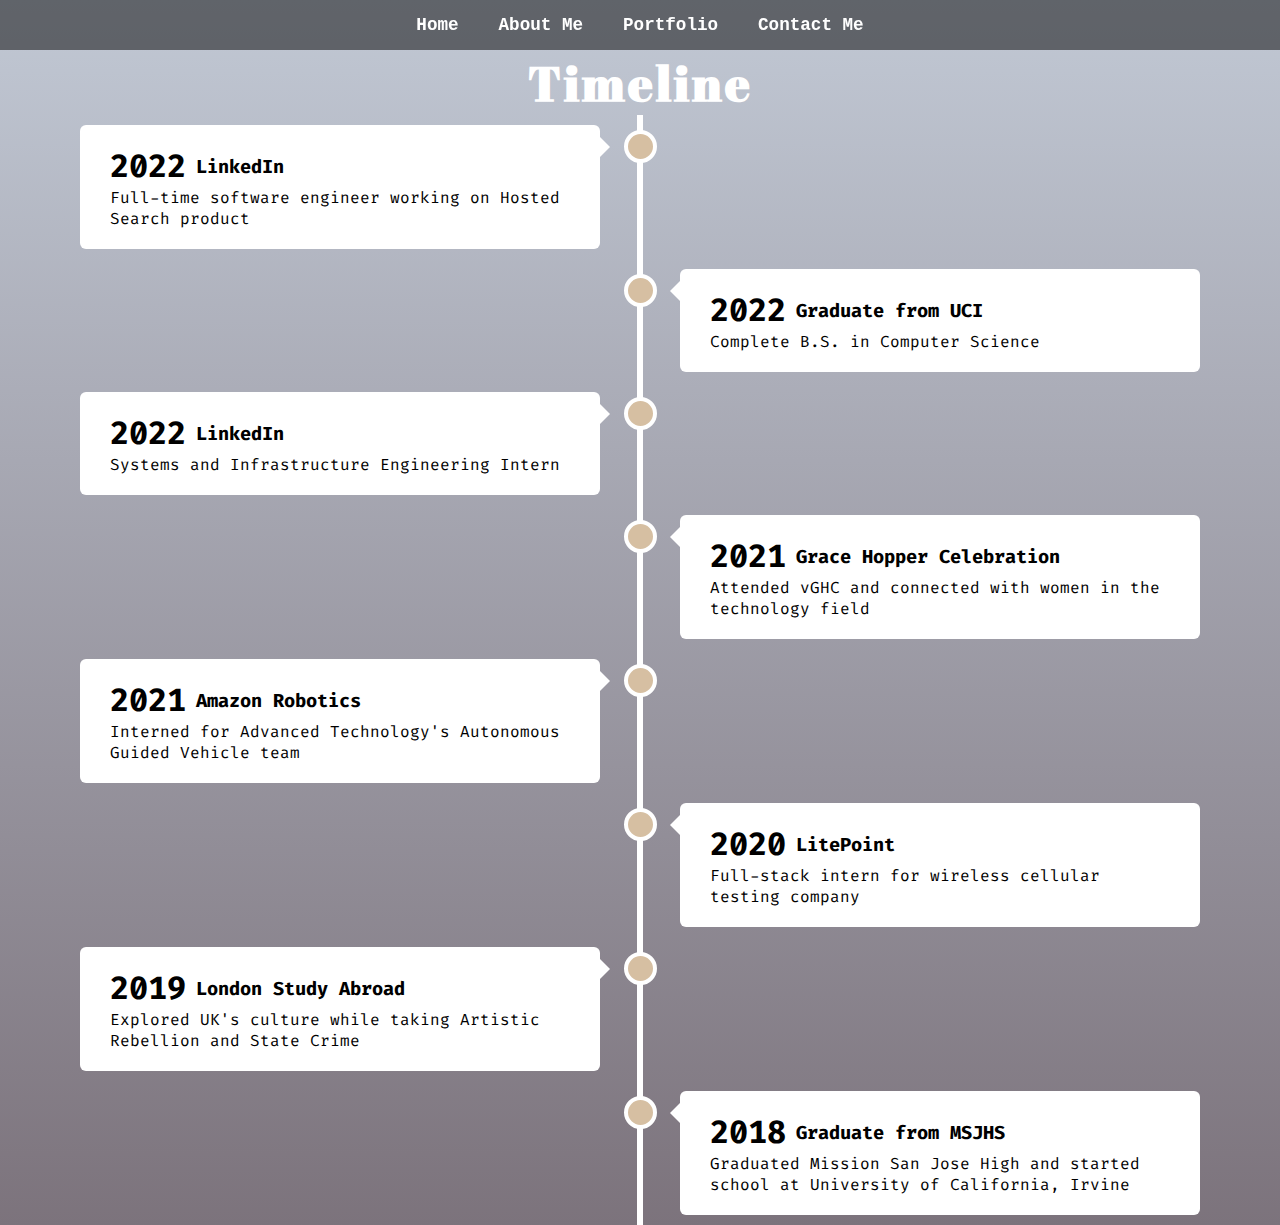
<file: about.html>
<!DOCTYPE html>
<html lang="en">
<head>

  <meta charset="UTF-8">
  <meta name="viewport" content="width=device-width, initial-scale=1.0">
  <title>Kerri Zhang Portfolio</title>
  <link rel="stylesheet" href="style.css">
  <link rel="preconnect" href="https://fonts.googleapis.com">
  <link rel="preconnect" href="https://fonts.gstatic.com" crossorigin>
  <link href="https://fonts.googleapis.com/css2?family=Fira+Code&display=swap" rel="stylesheet">
  <link href="https://fonts.googleapis.com/css2?family=Abril+Fatface&display=swap" rel="stylesheet">
</head>

<body class = "about_bg">
    <nav class="navbar">
        <ul>
            <li><a href="index.html">Home</a></li>
            <li><a href="about.html">About Me</a></li>
            <li><a href="portfolio.html">Portfolio</a></li>
            <li><a href="contact.html">Contact Me</a></li>
        </ul>
    </nav>

  <section id="about">
    <h1 class="headings">Timeline</h1>
    <div class="timeline">
        <div class="container left">
          <div class="content">
            <h1 style="display: inline-block; vertical-align: middle;">2022</h1>
            <h3 style="display: inline-block; vertical-align: middle;">LinkedIn</h3>
            <p>Full-time software engineer working on Hosted Search product</p>
          </div>
        </div>
        <div class="container right">
          <div class="content">
            <h1 style="display: inline-block; vertical-align: middle;">2022</h1>
            <h3 style="display: inline-block; vertical-align: middle;">Graduate from UCI</h3>
            <p>Complete B.S. in Computer Science</p>
          </div>
        </div>
        <div class="container left">
          <div class="content">
            <h1 style="display: inline-block; vertical-align: middle;">2022</h1>
            <h3 style="display: inline-block; vertical-align: middle;">LinkedIn</h3>
            <p>Systems and Infrastructure Engineering Intern</p>
          </div>
        </div>
        <div class="container right">
          <div class="content">
            <h1 style="display: inline-block; vertical-align: middle;">2021</h1>
            <h3 style="display: inline-block; vertical-align: middle;">Grace Hopper Celebration</h3>
            <p>Attended vGHC and connected with women in the technology field</p>
          </div>
        </div>
        <div class="container left">
          <div class="content">
            <h1 style="display: inline-block; vertical-align: middle;">2021</h1>
            <h3 style="display: inline-block; vertical-align: middle;">Amazon Robotics</h3>
            <p>Interned for Advanced Technology's Autonomous Guided Vehicle team</p>
          </div>
        </div>
        <div class="container right">
          <div class="content">
            <h1 style="display: inline-block; vertical-align: middle;">2020</h1>
            <h3 style="display: inline-block; vertical-align: middle;">LitePoint</h3>
            <p>Full-stack intern for wireless cellular testing company</p>
          </div>
        </div>
        <div class="container left">
          <div class="content">
            <h1 style="display: inline-block; vertical-align: middle;">2019</h1>
            <h3 style="display: inline-block; vertical-align: middle;">London Study Abroad</h3>
            <p>Explored UK's culture while taking Artistic Rebellion and State Crime</p>
          </div>
        </div>
        <div class="container right">
          <div class="content">
            <h1 style="display: inline-block; vertical-align: middle;">2018</h1>
            <h3 style="display: inline-block; vertical-align: middle;">Graduate from MSJHS</h3>
            <p>Graduated Mission San Jose High and started school at University of 
              California, Irvine
            </p>
          </div>
        </div>
      </div>
  </section>
</body>

</html>
</file>
<file: style.css>
*{
    margin: 0;
    padding: 0;
}

/* navbar */
.navbar{
    display: flex;
    justify-content: center;
    height: 50px;
    align-items: center;
    position: sticky;
    top: 0;
    z-index: 2;
}
.navbar{
    display: flex;
    justify-content: center;
    align-items: center;
    background-color: rgba(0, 0, 0, 0.5);
    position: sticky;
    top: 0;
}
.navbar ul{
    display: flex;
    list-style: none;
    margin: 20px 0px;
}
.navbar ul li{
    font-family: 'IBM Plex Mono', monospace;
    font-size: 1.1rem;
    font-weight: bold;
}
.navbar ul li a{
    padding: 5px 20px;
    text-decoration: none;
    color: white;
    transition: all .5s ease;
}
.navbar ul li a:hover{
    background-color: white;
    color: black;
    box-shadow: 0 0 10px #d6bfa2;
}

.wrapper {
  height: 5vh;
  /*This part is important for centering*/
  display: flex;
  align-items: center;
  justify-content: center;
}

.typing-demo {
  width: 22ch;
  animation: typing 2s steps(22), blink .5s step-end infinite alternate;
  white-space: nowrap;
  overflow: hidden;
  border-right: 3px solid;
  font-family: monospace;
  font-size: 3em;
}

@keyframes typing {
  from {
    width: 0
  }
}
    
@keyframes blink {
  50% {
    border-color: transparent
  }
}

/* Home Section */
#home{
    display: flex;
    flex-direction: column;
    /* height: 745px; */
    justify-content: center;
    align-items: center;
    background-color: rgba(0, 0, 0, 0.5);
    color: #d6bfa2;
}
#home::before{
    content: "";
    position: absolute;
    top: 0;
    left: 0;
    background: url('HomePage.jpg') no-repeat center center/cover;
    height: 100%;
    width: 100%;
    z-index: -1;
    opacity: .6;
}
.headings{
    color: white;
    font-size: 3rem;
    font-family:  'Abril Fatface', serif, Georgia, 'Times New Roman', Times;
    letter-spacing: 3px;
    text-align: center;
    /* transform: scale(1,1.3); */
}
.main{
    display:flex;
    flex-direction:column;
    align-items:center;
    position: absolute;
    top: 18%;
    /* right: 10% */
}


/* About Section */
* {
    box-sizing: border-box;
  }
  
  .about_bg{
    background: linear-gradient(rgb(193,200,212) 0%, rgb(124, 115, 124) 100%); 
  }

  /* Set a background color */
  body {
    background-color: #474e5d;
    font-family: 'Fira Code', Helvetica, sans-serif;
  }
  
  /* The actual timeline (the vertical ruler) */
  .timeline {
    font-family: 'Fira Code';
    position: relative;
    max-width: 1200px;
    margin: 0 auto;
  }
  
  /* The actual timeline (the vertical ruler) */
  .timeline::after {
    content: '';
    position: absolute;
    width: 6px;
    background-color: white;
    top: 0;
    bottom: 0;
    left: 50%;
    margin-left: -3px;
  }
  
  /* Container around content */
  .container {
    padding: 10px 40px;
    position: relative;
    background-color: inherit;
    width: 50%;
  }
  
  /* The circles on the timeline */
  .container::after {
    content: '';
    position: absolute;
    width: 25px;
    height: 25px;
    right: -17px;
    background-color: #d6bfa2;
    border: 4px solid white;
    top: 15px;
    border-radius: 50%;
    z-index: 1;
  }
  
  /* Place the container to the left */
  .left {
    left: 0;
  }
  
  /* Place the container to the right */
  .right {
    left: 50%;
  }
  
  /* Add arrows to the left container (pointing right) */
  .left::before {
    content: " ";
    height: 0;
    position: absolute;
    top: 22px;
    width: 0;
    z-index: 1;
    right: 30px;
    border: medium solid white;
    border-width: 10px 0 10px 10px;
    border-color: transparent transparent transparent white;
  }
  
  /* Add arrows to the right container (pointing left) */
  .right::before {
    content: " ";
    height: 0;
    position: absolute;
    top: 22px;
    width: 0;
    z-index: 1;
    left: 30px;
    border: medium solid white;
    border-width: 10px 10px 10px 0;
    border-color: transparent white transparent transparent;
  }
  
  /* Fix the circle for containers on the right side */
  .right::after {
    left: -16px;
  }
  
  /* The actual content */
  .content {
    padding: 20px 30px;
    background-color: white;
    position: relative;
    border-radius: 6px;
  }
  
  /* Media queries - Responsive timeline on screens less than 600px wide */
  @media screen and (max-width: 600px) {
  /* Place the timelime to the left */
    .timeline::after {
      left: 31px;
    }
  
  /* Full-width containers */
    .container {
      width: 100%;
      padding-left: 70px;
      padding-right: 25px;
    }
  
  /* Make sure that all arrows are pointing leftwards */
    .container::before {
      left: 60px;
      border: medium solid white;
      border-width: 10px 10px 10px 0;
      border-color: transparent white transparent transparent;
    }
  
  /* Make sure all circles are at the same spot */
    .left::after, .right::after {
      left: 15px;
    }
  
  /* Make all right containers behave like the left ones */
    .right {
      left: 0%;
    }
  }

/* Portfolio Section */
#portfolio{
  display: flex;
  flex-direction: column;
  background: linear-gradient(rgba(204,189,168,255) 0%, rgb(94, 60, 59) 100%); 
}
#portfolio h1{
  margin: 60px;
}
.center {
  display: block;
  margin-left: auto;
  margin-right: auto;
}
.whiteTextOverride
{
 color: white !important;
}
.greyTextOverride
{
 color: #3f4248 !important;
}

/* Contact Section */
.flex-container {
  color: white;
  display: flex;
  flex-wrap: nowrap;
  background-color: 3f4248;
}

.flex-container .box {
  background-color: transparent;
  width: 50%;
  margin: 10px;
  text-align: center;
  line-height: 75px;
  font-size: 30px;
}
.social-menu {
	display:inline-block;
	list-style-type: none;
}
 
.social-menu i {
	color: #fff;
	width: 40px;
	height: 40px;
	border-radius: 50%;
	font-size: 25px;
	margin-right: 10px;
	transition: all 0.2s ease-in-out;
	display: flex;
	justify-content: center;
}

.social-menu i:before {
	display: flex;
	flex-flow: row nowrap;
	align-items: center;
}

.social-menu a {
	text-decoration: none;
}

.fa-github {
	background:#6e5494
} 

.fa-linkedin {
	background:#007bb6
}

.social-menu i:hover {
	opacity: .7;
	border-radius: 0;
}

#contact{
  display: flex;
  flex-direction: column;
  background-color: #000000dc;
}
#contact h1{
  margin: 50px ;
}
.form{
  display: flex;
  flex-direction: column;
  align-items: center;
  justify-content: center;
}
.input{
  padding: 15px 20px;
  margin: 15px;
  width: 40%;
  border: none;
  outline: none;
  border-radius: 25px;
}
#message{
  margin: 15px;
  padding: 10px;
  border-radius: 20px;
}
#submit{
  padding: 15px 20px;
  margin: 30px;
  width: 15%;
  border-radius: 20px;
  background-color: #000000dc;
  color: white;
  border: none;
  outline: none;
}
#submit:hover{
  background-color: green;
  color: white;
  cursor: pointer;
}
.responsive {
  display: flex;
  width: 10 em;
  height: auto;
}
</file>
